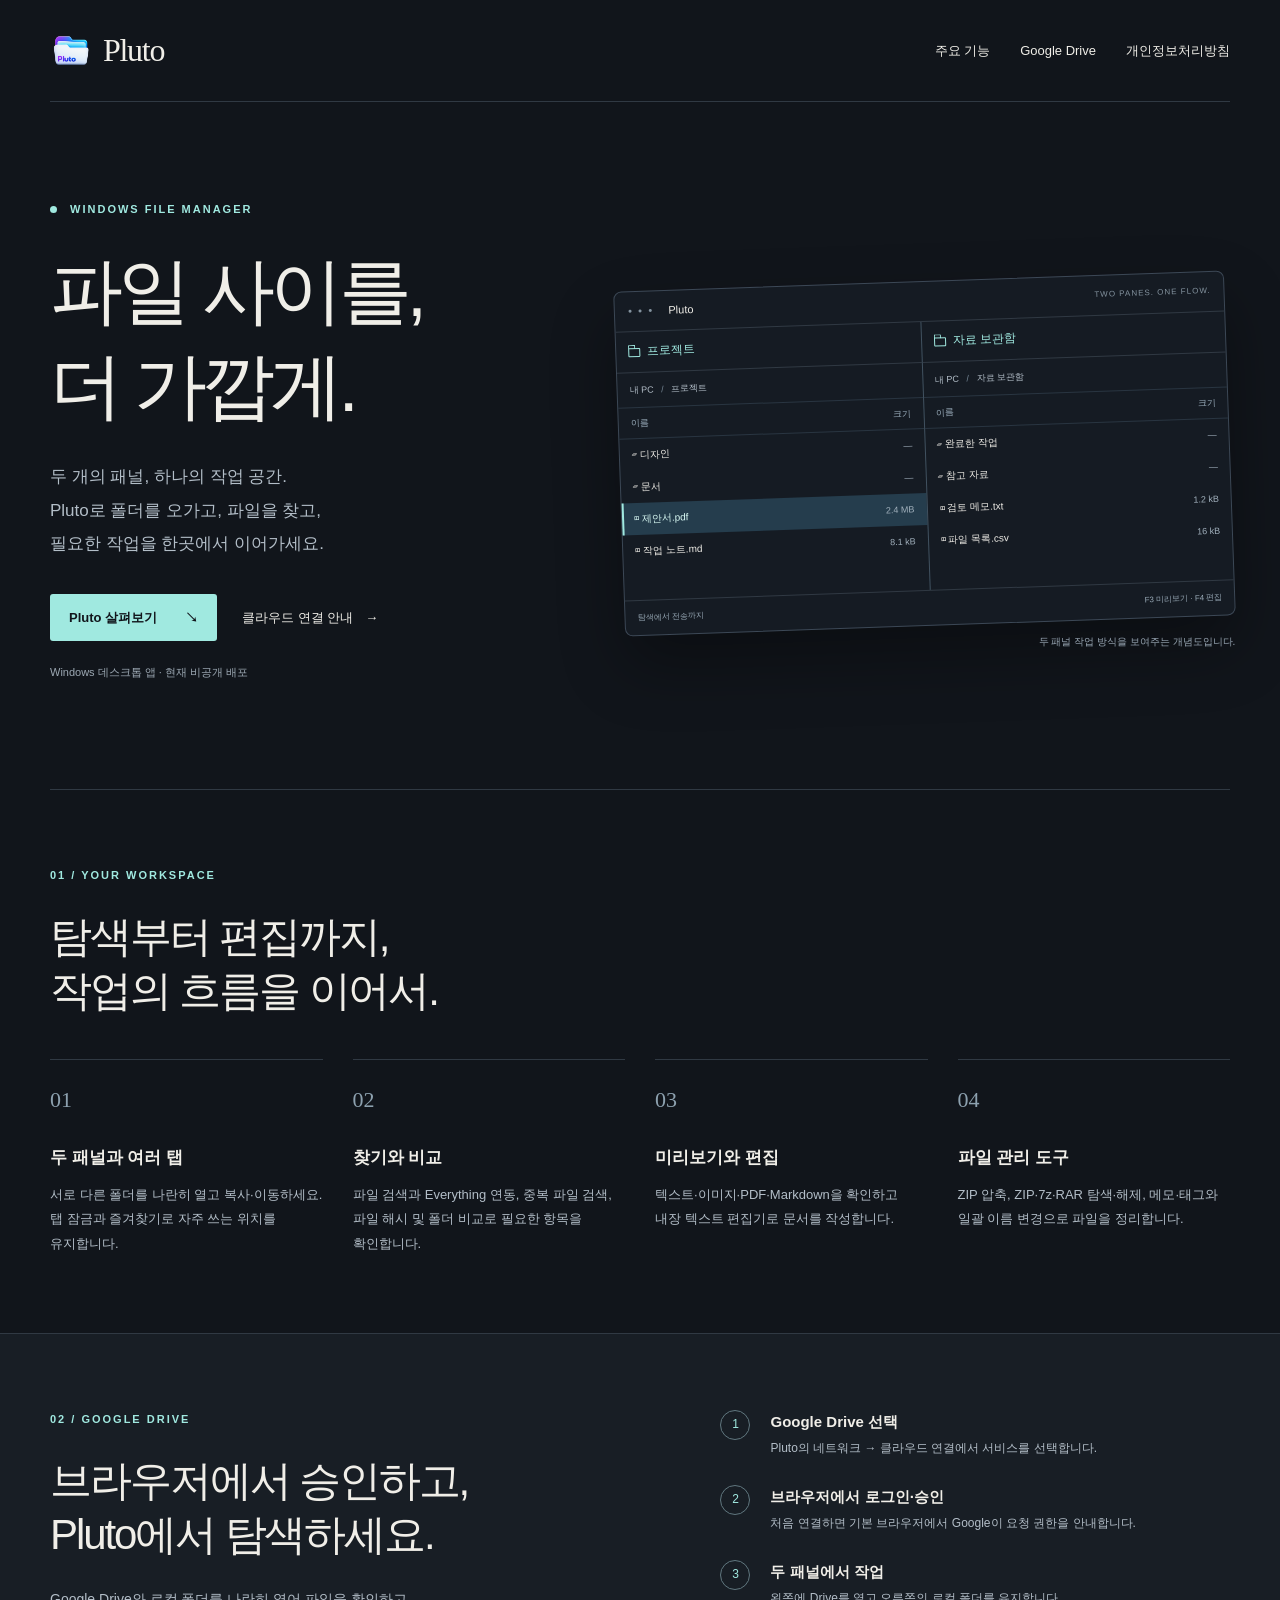
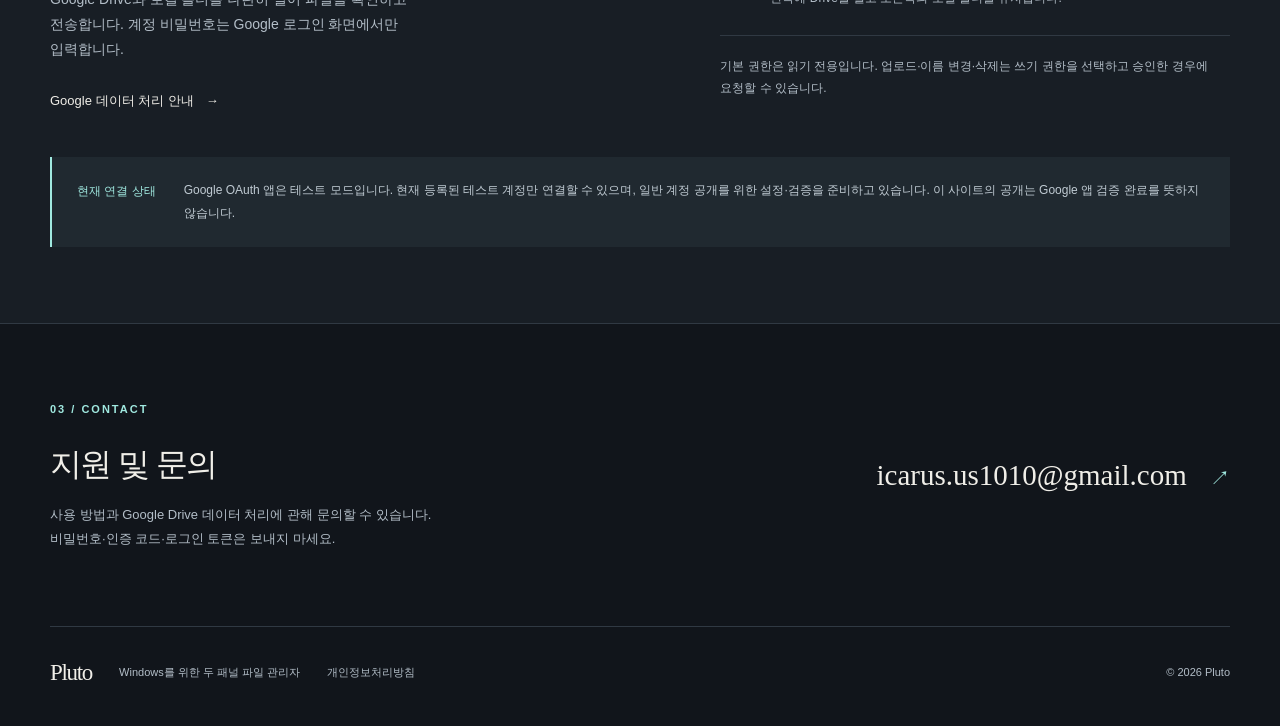
<file: index.html>
<!doctype html>
<html lang="ko">
<head>
  <meta charset="utf-8">
  <meta name="viewport" content="width=device-width, initial-scale=1">
  <meta name="description" content="Pluto는 두 패널 탐색, 파일 검색, 미리보기와 클라우드 연결을 제공하는 Windows 파일 관리자입니다.">
  <meta name="theme-color" content="#11151b">
  <meta name="google-site-verification" content="wQiADBtwfidOyzl8Rq4uxY58VceuFwLdmSbTOHAxy2c">
  <meta http-equiv="Content-Security-Policy" content="default-src 'none'; style-src 'self'; img-src 'self'; font-src 'self'; base-uri 'none'; form-action 'none'">
  <title>Pluto — 파일 사이를, 더 가깝게.</title>
  <link rel="canonical" href="https://icarus7z.github.io/">
  <link rel="icon" href="assets/pluto.ico">
  <link rel="stylesheet" href="styles.css">
</head>
<body>
  <a class="skip-link" href="#main">본문으로 건너뛰기</a>
  <header class="site-header wrap">
    <a class="brand" href="./" aria-label="Pluto 홈"><img src="assets/pluto.png" width="42" height="42" alt=""><span>Pluto</span></a>
    <nav aria-label="주 메뉴"><a href="#features">주요 기능</a><a href="#cloud">Google Drive</a><a href="privacy.html">개인정보처리방침</a></nav>
  </header>
  <main id="main">
    <section class="hero wrap" aria-labelledby="hero-title">
      <div class="hero-copy">
        <p class="eyebrow"><span class="status-dot" aria-hidden="true"></span> WINDOWS FILE MANAGER</p>
        <h1 id="hero-title">파일 사이를,<br>더 가깝게.</h1>
        <p class="lead">두 개의 패널, 하나의 작업 공간.<br>Pluto로 폴더를 오가고, 파일을 찾고,<br class="desktop-break"> 필요한 작업을 한곳에서 이어가세요.</p>
        <div class="hero-actions"><a class="button primary" href="#features">Pluto 살펴보기 <span aria-hidden="true">↘</span></a><a class="text-link" href="#cloud">클라우드 연결 안내 <span aria-hidden="true">→</span></a></div>
        <p class="hero-note">Windows 데스크톱 앱 · 현재 비공개 배포</p>
      </div>
      <figure class="workspace" aria-labelledby="workspace-caption">
        <div class="workspace-top"><span class="window-dots" aria-hidden="true">● ● ●</span><span>Pluto</span><span class="workspace-label">TWO PANES. ONE FLOW.</span></div>
        <div class="mock-panels">
          <div class="mock-pane"><div class="mock-tab"><span class="folder-mark" aria-hidden="true"></span> 프로젝트</div><div class="mock-path">내 PC <span>/</span> 프로젝트</div><div class="mock-head"><span>이름</span><span>크기</span></div><div class="mock-row"><span>▱ 디자인</span><span>—</span></div><div class="mock-row"><span>▱ 문서</span><span>—</span></div><div class="mock-row selected"><span>◫ 제안서.pdf</span><span>2.4 MB</span></div><div class="mock-row"><span>◫ 작업 노트.md</span><span>8.1 kB</span></div></div>
          <div class="mock-pane"><div class="mock-tab"><span class="folder-mark" aria-hidden="true"></span> 자료 보관함</div><div class="mock-path">내 PC <span>/</span> 자료 보관함</div><div class="mock-head"><span>이름</span><span>크기</span></div><div class="mock-row"><span>▱ 완료한 작업</span><span>—</span></div><div class="mock-row"><span>▱ 참고 자료</span><span>—</span></div><div class="mock-row"><span>◫ 검토 메모.txt</span><span>1.2 kB</span></div><div class="mock-row"><span>◫ 파일 목록.csv</span><span>16 kB</span></div></div>
        </div>
        <div class="workspace-bottom"><span>탐색에서 전송까지</span><span>F3 미리보기 <span aria-hidden="true">·</span> F4 편집</span></div>
        <figcaption id="workspace-caption">두 패널 작업 방식을 보여주는 개념도입니다.</figcaption>
      </figure>
    </section>
    <section id="features" class="features section wrap" aria-labelledby="features-title">
      <div class="section-heading"><p class="eyebrow">01 / YOUR WORKSPACE</p><h2 id="features-title">탐색부터 편집까지,<br>작업의 흐름을 이어서.</h2></div>
      <div class="feature-grid">
        <article><span class="feature-number">01</span><h3>두 패널과 여러 탭</h3><p>서로 다른 폴더를 나란히 열고 복사·이동하세요. 탭 잠금과 즐겨찾기로 자주 쓰는 위치를 유지합니다.</p></article>
        <article><span class="feature-number">02</span><h3>찾기와 비교</h3><p>파일 검색과 Everything 연동, 중복 파일 검색, 파일 해시 및 폴더 비교로 필요한 항목을 확인합니다.</p></article>
        <article><span class="feature-number">03</span><h3>미리보기와 편집</h3><p>텍스트·이미지·PDF·Markdown을 확인하고 내장 텍스트 편집기로 문서를 작성합니다.</p></article>
        <article><span class="feature-number">04</span><h3>파일 관리 도구</h3><p>ZIP 압축, ZIP·7z·RAR 탐색·해제, 메모·태그와 일괄 이름 변경으로 파일을 정리합니다.</p></article>
      </div>
    </section>
    <section id="cloud" class="cloud section" aria-labelledby="cloud-title">
      <div class="wrap cloud-grid">
        <div><p class="eyebrow">02 / GOOGLE DRIVE</p><h2 id="cloud-title">브라우저에서 승인하고,<br>Pluto에서 탐색하세요.</h2><p class="section-description">Google Drive와 로컬 폴더를 나란히 열어 파일을 확인하고 전송합니다. 계정 비밀번호는 Google 로그인 화면에서만 입력합니다.</p><a class="text-link" href="privacy.html">Google 데이터 처리 안내 <span aria-hidden="true">→</span></a></div>
        <div class="connection-steps"><ol><li><span>1</span><div><h3>Google Drive 선택</h3><p>Pluto의 네트워크 → 클라우드 연결에서 서비스를 선택합니다.</p></div></li><li><span>2</span><div><h3>브라우저에서 로그인·승인</h3><p>처음 연결하면 기본 브라우저에서 Google이 요청 권한을 안내합니다.</p></div></li><li><span>3</span><div><h3>두 패널에서 작업</h3><p>왼쪽에 Drive를 열고 오른쪽의 로컬 폴더를 유지합니다.</p></div></li></ol><p class="connection-note">기본 권한은 읽기 전용입니다. 업로드·이름 변경·삭제는 쓰기 권한을 선택하고 승인한 경우에 요청할 수 있습니다.</p></div>
      </div>
      <aside class="notice wrap"><span class="notice-label">현재 연결 상태</span><p>Google OAuth 앱은 테스트 모드입니다. 현재 등록된 테스트 계정만 연결할 수 있으며, 일반 계정 공개를 위한 설정·검증을 준비하고 있습니다. 이 사이트의 공개는 Google 앱 검증 완료를 뜻하지 않습니다.</p></aside>
    </section>
    <section class="contact section wrap" aria-labelledby="contact-title"><div><p class="eyebrow">03 / CONTACT</p><h2 id="contact-title">지원 및 문의</h2><p>사용 방법과 Google Drive 데이터 처리에 관해 문의할 수 있습니다.<br>비밀번호·인증 코드·로그인 토큰은 보내지 마세요.</p></div><a class="contact-email" href="mailto:icarus.us1010@gmail.com">icarus.us1010@gmail.com <span aria-hidden="true">↗</span></a></section>
  </main>
  <footer class="site-footer wrap"><span class="footer-brand">Pluto</span><span>Windows를 위한 두 패널 파일 관리자</span><a href="privacy.html">개인정보처리방침</a><span>© 2026 Pluto</span></footer>
</body>
</html>
</file>
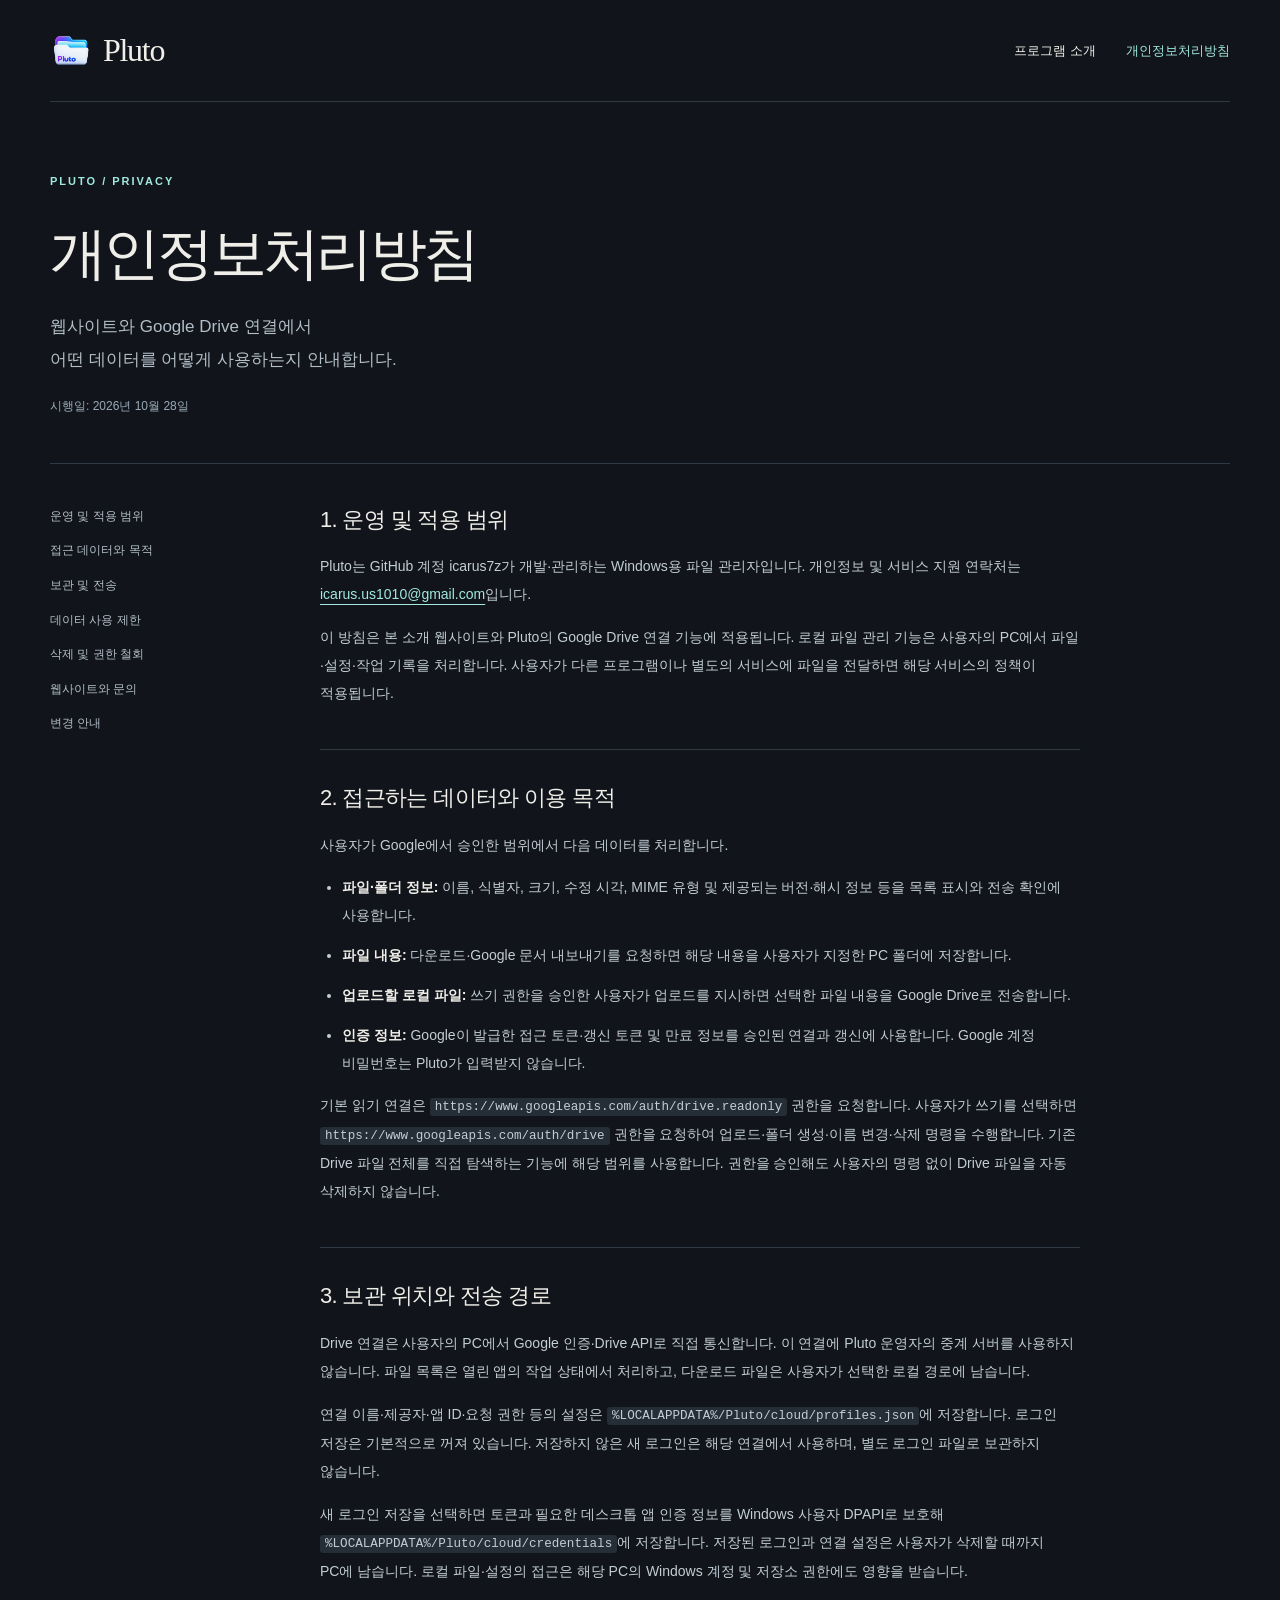
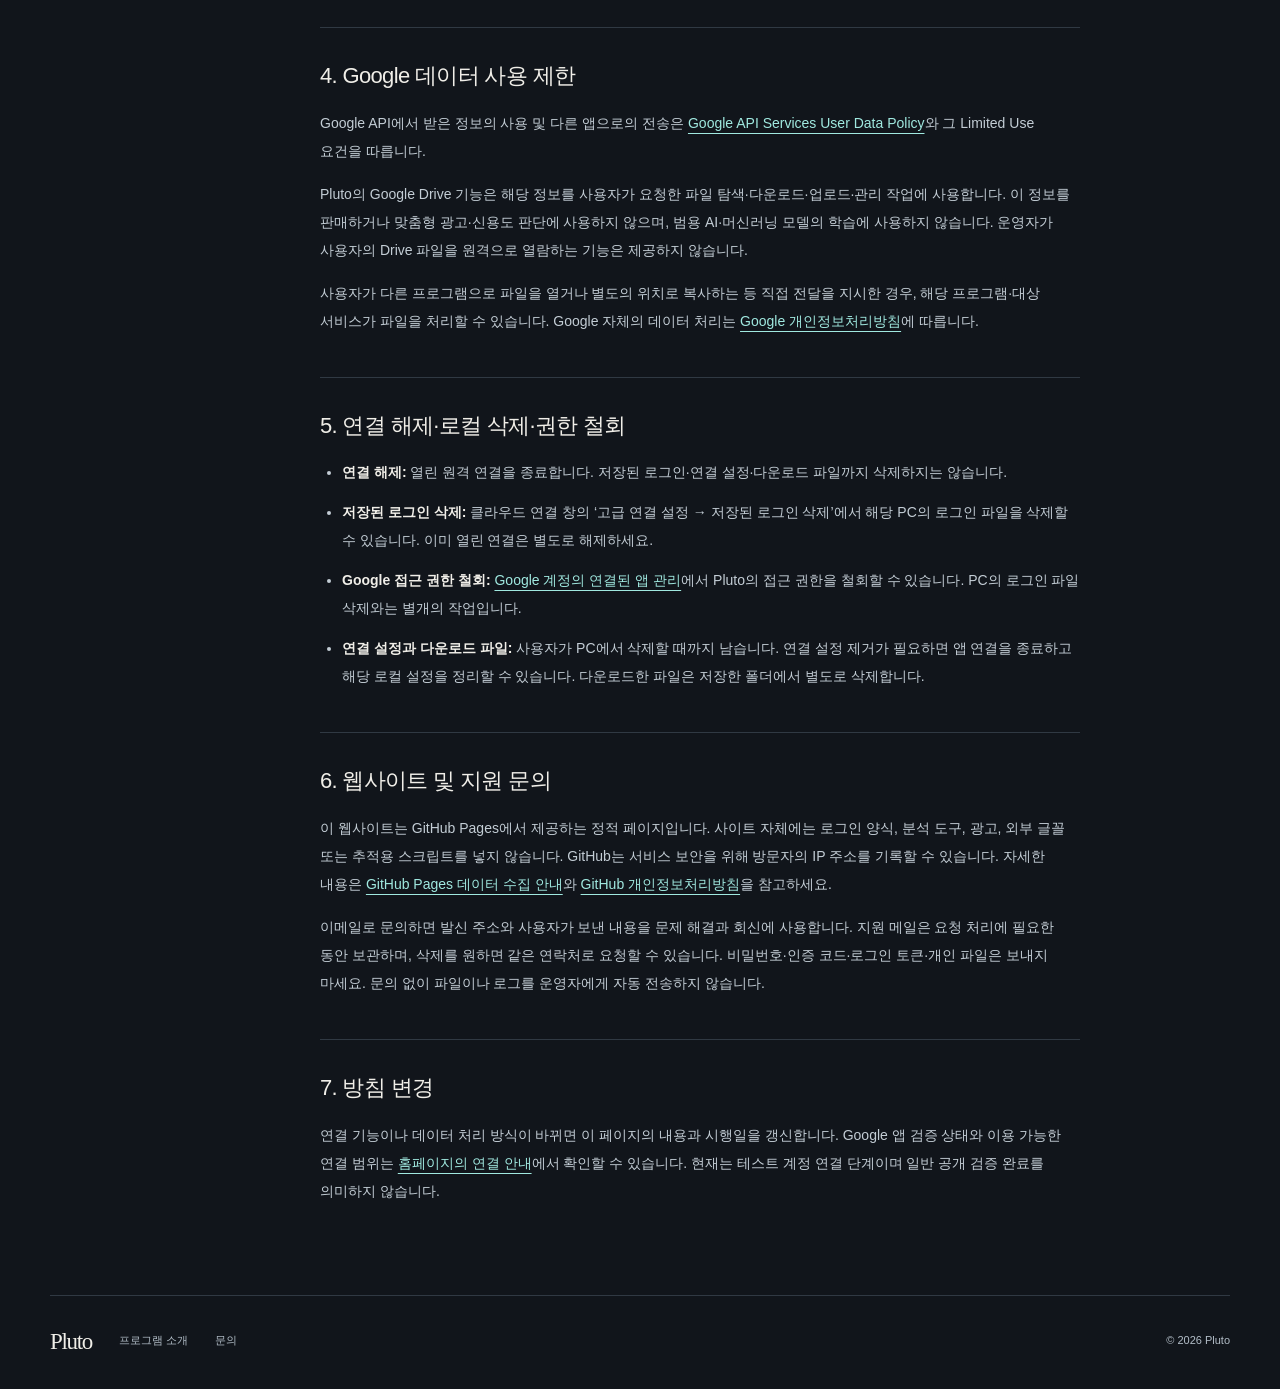
<file: privacy.html>
<!doctype html>
<html lang="ko">
<head>
  <meta charset="utf-8">
  <meta name="viewport" content="width=device-width, initial-scale=1">
  <meta name="description" content="Pluto 웹사이트와 Google Drive 연결의 데이터 접근, 보관, 전송 및 삭제에 관한 안내입니다.">
  <meta name="theme-color" content="#11151b">
  <meta http-equiv="Content-Security-Policy" content="default-src 'none'; style-src 'self'; img-src 'self'; font-src 'self'; base-uri 'none'; form-action 'none'">
  <title>개인정보처리방침 — Pluto</title>
  <link rel="canonical" href="https://icarus7z.github.io/privacy.html">
  <link rel="icon" href="assets/pluto.ico">
  <link rel="stylesheet" href="styles.css">
</head>
<body>
  <a class="skip-link" href="#main">본문으로 건너뛰기</a>
  <header class="site-header wrap"><a class="brand" href="./" aria-label="Pluto 홈"><img src="assets/pluto.png" width="42" height="42" alt=""><span>Pluto</span></a><nav aria-label="주 메뉴"><a href="./">프로그램 소개</a><a href="privacy.html" aria-current="page">개인정보처리방침</a></nav></header>
  <main id="main" class="policy wrap">
    <header class="policy-heading"><p class="eyebrow">PLUTO / PRIVACY</p><h1>개인정보처리방침</h1><p class="lead">웹사이트와 Google Drive 연결에서<br>어떤 데이터를 어떻게 사용하는지 안내합니다.</p><p class="policy-date">시행일: 2026년 10월 28일</p></header>
    <div class="policy-layout">
      <nav class="policy-toc" aria-label="방침 목차"><a href="#operator">운영 및 적용 범위</a><a href="#access">접근 데이터와 목적</a><a href="#storage">보관 및 전송</a><a href="#limited-use">데이터 사용 제한</a><a href="#remove">삭제 및 권한 철회</a><a href="#website">웹사이트와 문의</a><a href="#changes">변경 안내</a></nav>
      <div class="policy-content">
        <section id="operator"><h2>1. 운영 및 적용 범위</h2><p>Pluto는 GitHub 계정 icarus7z가 개발·관리하는 Windows용 파일 관리자입니다. 개인정보 및 서비스 지원 연락처는 <a href="mailto:icarus.us1010@gmail.com">icarus.us1010@gmail.com</a>입니다.</p><p>이 방침은 본 소개 웹사이트와 Pluto의 Google Drive 연결 기능에 적용됩니다. 로컬 파일 관리 기능은 사용자의 PC에서 파일·설정·작업 기록을 처리합니다. 사용자가 다른 프로그램이나 별도의 서비스에 파일을 전달하면 해당 서비스의 정책이 적용됩니다.</p></section>
        <section id="access"><h2>2. 접근하는 데이터와 이용 목적</h2><p>사용자가 Google에서 승인한 범위에서 다음 데이터를 처리합니다.</p><ul><li><strong>파일·폴더 정보:</strong> 이름, 식별자, 크기, 수정 시각, MIME 유형 및 제공되는 버전·해시 정보 등을 목록 표시와 전송 확인에 사용합니다.</li><li><strong>파일 내용:</strong> 다운로드·Google 문서 내보내기를 요청하면 해당 내용을 사용자가 지정한 PC 폴더에 저장합니다.</li><li><strong>업로드할 로컬 파일:</strong> 쓰기 권한을 승인한 사용자가 업로드를 지시하면 선택한 파일 내용을 Google Drive로 전송합니다.</li><li><strong>인증 정보:</strong> Google이 발급한 접근 토큰·갱신 토큰 및 만료 정보를 승인된 연결과 갱신에 사용합니다. Google 계정 비밀번호는 Pluto가 입력받지 않습니다.</li></ul><p>기본 읽기 연결은 <code>https://www.googleapis.com/auth/drive.readonly</code> 권한을 요청합니다. 사용자가 쓰기를 선택하면 <code>https://www.googleapis.com/auth/drive</code> 권한을 요청하여 업로드·폴더 생성·이름 변경·삭제 명령을 수행합니다. 기존 Drive 파일 전체를 직접 탐색하는 기능에 해당 범위를 사용합니다. 권한을 승인해도 사용자의 명령 없이 Drive 파일을 자동 삭제하지 않습니다.</p></section>
        <section id="storage"><h2>3. 보관 위치와 전송 경로</h2><p>Drive 연결은 사용자의 PC에서 Google 인증·Drive API로 직접 통신합니다. 이 연결에 Pluto 운영자의 중계 서버를 사용하지 않습니다. 파일 목록은 열린 앱의 작업 상태에서 처리하고, 다운로드 파일은 사용자가 선택한 로컬 경로에 남습니다.</p><p>연결 이름·제공자·앱 ID·요청 권한 등의 설정은 <code>%LOCALAPPDATA%/Pluto/cloud/profiles.json</code>에 저장합니다. 로그인 저장은 기본적으로 꺼져 있습니다. 저장하지 않은 새 로그인은 해당 연결에서 사용하며, 별도 로그인 파일로 보관하지 않습니다.</p><p>새 로그인 저장을 선택하면 토큰과 필요한 데스크톱 앱 인증 정보를 Windows 사용자 DPAPI로 보호해 <code>%LOCALAPPDATA%/Pluto/cloud/credentials</code>에 저장합니다. 저장된 로그인과 연결 설정은 사용자가 삭제할 때까지 PC에 남습니다. 로컬 파일·설정의 접근은 해당 PC의 Windows 계정 및 저장소 권한에도 영향을 받습니다.</p></section>
        <section id="limited-use"><h2>4. Google 데이터 사용 제한</h2><p>Google API에서 받은 정보의 사용 및 다른 앱으로의 전송은 <a href="https://developers.google.com/terms/api-services-user-data-policy">Google API Services User Data Policy</a>와 그 Limited Use 요건을 따릅니다.</p><p>Pluto의 Google Drive 기능은 해당 정보를 사용자가 요청한 파일 탐색·다운로드·업로드·관리 작업에 사용합니다. 이 정보를 판매하거나 맞춤형 광고·신용도 판단에 사용하지 않으며, 범용 AI·머신러닝 모델의 학습에 사용하지 않습니다. 운영자가 사용자의 Drive 파일을 원격으로 열람하는 기능은 제공하지 않습니다.</p><p>사용자가 다른 프로그램으로 파일을 열거나 별도의 위치로 복사하는 등 직접 전달을 지시한 경우, 해당 프로그램·대상 서비스가 파일을 처리할 수 있습니다. Google 자체의 데이터 처리는 <a href="https://policies.google.com/privacy">Google 개인정보처리방침</a>에 따릅니다.</p></section>
        <section id="remove"><h2>5. 연결 해제·로컬 삭제·권한 철회</h2><ul><li><strong>연결 해제:</strong> 열린 원격 연결을 종료합니다. 저장된 로그인·연결 설정·다운로드 파일까지 삭제하지는 않습니다.</li><li><strong>저장된 로그인 삭제:</strong> 클라우드 연결 창의 ‘고급 연결 설정 → 저장된 로그인 삭제’에서 해당 PC의 로그인 파일을 삭제할 수 있습니다. 이미 열린 연결은 별도로 해제하세요.</li><li><strong>Google 접근 권한 철회:</strong> <a href="https://myaccount.google.com/connections">Google 계정의 연결된 앱 관리</a>에서 Pluto의 접근 권한을 철회할 수 있습니다. PC의 로그인 파일 삭제와는 별개의 작업입니다.</li><li><strong>연결 설정과 다운로드 파일:</strong> 사용자가 PC에서 삭제할 때까지 남습니다. 연결 설정 제거가 필요하면 앱 연결을 종료하고 해당 로컬 설정을 정리할 수 있습니다. 다운로드한 파일은 저장한 폴더에서 별도로 삭제합니다.</li></ul></section>
        <section id="website"><h2>6. 웹사이트 및 지원 문의</h2><p>이 웹사이트는 GitHub Pages에서 제공하는 정적 페이지입니다. 사이트 자체에는 로그인 양식, 분석 도구, 광고, 외부 글꼴 또는 추적용 스크립트를 넣지 않습니다. GitHub는 서비스 보안을 위해 방문자의 IP 주소를 기록할 수 있습니다. 자세한 내용은 <a href="https://docs.github.com/en/pages/getting-started-with-github-pages/what-is-github-pages#data-collection">GitHub Pages 데이터 수집 안내</a>와 <a href="https://docs.github.com/en/site-policy/privacy-policies/github-general-privacy-statement">GitHub 개인정보처리방침</a>을 참고하세요.</p><p>이메일로 문의하면 발신 주소와 사용자가 보낸 내용을 문제 해결과 회신에 사용합니다. 지원 메일은 요청 처리에 필요한 동안 보관하며, 삭제를 원하면 같은 연락처로 요청할 수 있습니다. 비밀번호·인증 코드·로그인 토큰·개인 파일은 보내지 마세요. 문의 없이 파일이나 로그를 운영자에게 자동 전송하지 않습니다.</p></section>
        <section id="changes"><h2>7. 방침 변경</h2><p>연결 기능이나 데이터 처리 방식이 바뀌면 이 페이지의 내용과 시행일을 갱신합니다. Google 앱 검증 상태와 이용 가능한 연결 범위는 <a href="./#cloud">홈페이지의 연결 안내</a>에서 확인할 수 있습니다. 현재는 테스트 계정 연결 단계이며 일반 공개 검증 완료를 의미하지 않습니다.</p></section>
      </div>
    </div>
  </main>
  <footer class="site-footer wrap"><span class="footer-brand">Pluto</span><a href="./">프로그램 소개</a><a href="mailto:icarus.us1010@gmail.com">문의</a><span>© 2026 Pluto</span></footer>
</body>
</html>
</file>
<file: styles.css>
:root{color-scheme:dark;--bg:#11151b;--panel:#191f27;--line:#303943;--text:#f0eee8;--muted:#b3bec8;--accent:#a0e9e0;--max:1180px;font-family:"Malgun Gothic","Apple SD Gothic Neo",sans-serif;font-size:15px;line-height:1.8}
*{box-sizing:border-box}html{scroll-behavior:smooth;scroll-padding-top:32px}body{margin:0;background:var(--bg);color:var(--text)}a{color:inherit;text-underline-offset:5px}a:hover{color:var(--accent)}a:focus-visible{outline:2px solid var(--accent);outline-offset:6px}img{max-width:100%;height:auto}h1,h2,h3,p,figure{margin:0}h1,h2,h3{line-height:1.3;word-break:keep-all}h1{font-size:clamp(44px,5.7vw,76px);font-weight:500;letter-spacing:-.065em}h2{font-size:clamp(30px,3.3vw,42px);font-weight:500;letter-spacing:-.05em}h3{font-size:18px;font-weight:600}.wrap{width:min(var(--max),calc(100% - 80px));margin-inline:auto}.skip-link{position:absolute;top:-100px;left:20px;padding:12px 20px;z-index:5;background:var(--accent);color:var(--bg)}.skip-link:focus{top:12px}.site-header{min-height:102px;display:flex;align-items:center;justify-content:space-between;gap:24px;border-bottom:1px solid var(--line)}.brand{display:flex;align-items:center;gap:11px;text-decoration:none}.brand span,.footer-brand{font-family:Georgia,"Times New Roman",serif;font-size:32px;letter-spacing:-1.3px}.brand img{object-fit:contain}.site-header nav{display:flex;gap:30px;font-size:13px}.site-header nav a{text-decoration:none}.site-header nav a[aria-current=page]{color:var(--accent)}.hero{display:grid;grid-template-columns:.95fr 1.15fr;gap:64px;align-items:center;padding-block:98px 106px}.eyebrow{color:var(--accent);font-size:11px;letter-spacing:2px;font-weight:600;margin-bottom:24px}.status-dot{display:inline-block;width:7px;height:7px;margin-right:8px;border-radius:50%;background:var(--accent)}.hero .lead{margin-top:27px}.lead{font-size:17px;line-height:1.95;color:var(--muted);word-break:keep-all}.hero-actions{display:flex;gap:25px;align-items:center;margin-top:34px;flex-wrap:wrap}.button{display:inline-flex;gap:28px;align-items:center;text-decoration:none;padding:12px 19px;border-radius:3px;font-size:13px;font-weight:600;min-height:46px}.primary{background:var(--accent);color:var(--bg)}.primary:hover{background:#c8faf3;color:var(--bg)}.text-link{font-size:13px;text-decoration:none;display:inline-flex;gap:12px;align-items:center}.hero-note{font-size:11px;color:#9da9b4;margin-top:22px}.workspace{margin-top:25px;min-width:0;border:1px solid #3c4856;border-radius:8px;background:#151b23;box-shadow:0 30px 65px #0005;position:relative;transform:rotate(-2deg)}.workspace-top{min-height:40px;padding:9px 13px;display:flex;gap:14px;align-items:center;border-bottom:1px solid var(--line);font-size:11px}.window-dots{font-size:7px;color:#84939f;letter-spacing:2px}.workspace-label{margin-left:auto;color:#84939f;font-size:8px;letter-spacing:1px}.mock-panels{display:grid;grid-template-columns:1fr 1fr;min-height:268px}.mock-pane{min-width:0}.mock-pane+.mock-pane{border-left:1px solid #415260}.mock-tab{height:41px;padding:9px 12px;border-bottom:1px solid var(--line);font-size:12px;display:flex;align-items:center;gap:7px;color:var(--accent)}.folder-mark{display:inline-block;width:12px;height:9px;border:1px solid var(--accent);border-radius:1px;position:relative}.folder-mark:before{content:"";position:absolute;width:5px;height:3px;top:-4px;left:-1px;border:1px solid var(--accent);border-bottom:0;border-radius:1px 1px 0 0}.mock-path{font-size:9px;padding:9px 12px;color:var(--muted);white-space:nowrap}.mock-path span{color:#778997;margin-inline:5px}.mock-head,.mock-row{display:flex;justify-content:space-between;align-items:center;gap:8px;padding:7px 12px;font-size:10px}.mock-head{color:#9baebc;border-block:1px solid #293541;font-size:9px}.mock-row>span{white-space:nowrap}.mock-row>span+span{color:#a2b1bd;font-size:9px}.mock-row.selected{background:#253d4d;color:#dafbf5;border-left:2px solid var(--accent);padding-left:10px}.workspace-bottom{padding:10px 12px;display:flex;justify-content:space-between;gap:8px;border-top:1px solid var(--line);color:#9aabb8;font-size:8px}.workspace figcaption{position:absolute;bottom:-33px;right:0;font-size:10px;color:#99a7b4;transform:rotate(2deg)}.section{padding-block:76px}.features{border-top:1px solid var(--line)}.section-heading{margin-bottom:40px}.feature-grid{display:grid;grid-template-columns:repeat(4,1fr);gap:30px}.feature-grid article{padding-top:20px;border-top:1px solid var(--line)}.feature-number{font-family:Georgia,serif;font-size:22px;color:#8da1af;display:block;margin-bottom:27px}.feature-grid h3{font-size:17px;margin-bottom:14px}.feature-grid p{color:var(--muted);font-size:13px;line-height:1.9;word-break:keep-all}.cloud{background:#181e25;border-block:1px solid var(--line)}.cloud-grid{display:grid;grid-template-columns:1.1fr 1fr;gap:110px}.section-description{margin-block:24px;max-width:410px;font-size:14px;color:var(--muted);word-break:keep-all}.connection-steps ol{padding:0;margin:0;list-style:none}.connection-steps li{display:flex;gap:20px;margin-bottom:25px}.connection-steps li>span{flex-shrink:0;width:30px;height:30px;border:1px solid #60777f;border-radius:50%;color:var(--accent);display:grid;place-items:center;font-size:12px}.connection-steps h3{font-size:15px;margin:2px 0 7px}.connection-steps p{font-size:12px;color:var(--muted);word-break:keep-all}.connection-note{padding-top:20px;border-top:1px solid var(--line)}.notice{margin-top:44px;padding:22px 25px;border-left:2px solid var(--accent);background:#202930;display:flex;gap:28px;align-items:flex-start}.notice-label{flex-shrink:0;font-size:12px;color:var(--accent);padding-top:2px}.notice p{font-size:12px;color:#c0cbd3;line-height:1.9}.contact{display:flex;justify-content:space-between;gap:35px;align-items:center}.contact h2{font-size:32px;margin-bottom:18px}.contact p:not(.eyebrow){font-size:13px;color:var(--muted)}.contact-email{text-decoration:none;font-family:Georgia,serif;font-size:clamp(19px,2.5vw,29px);white-space:nowrap}.contact-email span{font-size:20px;color:var(--accent);margin-left:16px}.site-footer{border-top:1px solid var(--line);display:flex;gap:27px;align-items:center;padding-block:25px 32px;font-size:11px;color:var(--muted)}.site-footer .footer-brand{font-size:23px;color:var(--text)}.site-footer>span:last-child{margin-left:auto}.site-footer a{text-decoration:none}.policy{padding-top:70px;padding-bottom:90px}.policy-heading{padding-bottom:45px;border-bottom:1px solid var(--line)}.policy-heading h1{font-size:clamp(35px,5vw,57px);margin-bottom:20px}.policy-date{color:#9aabb7;font-size:12px;margin-top:20px}.policy-layout{display:grid;grid-template-columns:200px 1fr;gap:70px;margin-top:42px}.policy-toc{display:flex;flex-direction:column;gap:13px;align-self:start;position:sticky;top:30px;font-size:12px}.policy-toc a{text-decoration:none;color:var(--muted)}.policy-content{max-width:760px;min-width:0}.policy-content section+section{margin-top:42px;padding-top:34px;border-top:1px solid var(--line)}.policy-content h2{font-size:22px;margin-bottom:18px;letter-spacing:-.03em}.policy-content p,.policy-content li{font-size:14px;line-height:2;color:#c3cdd5;word-break:keep-all;overflow-wrap:anywhere}.policy-content p+p{margin-top:15px}.policy-content ul{padding-left:22px;margin-block:14px}.policy-content li+li{margin-top:12px}.policy-content strong{color:var(--text);font-weight:600}.policy-content a{color:var(--accent)}code{font-size:.9em;padding:2px 5px;border-radius:3px;background:#252d36;overflow-wrap:anywhere}.not-found{padding-block:100px;min-height:60vh}.not-found h1{margin-bottom:25px}.not-found p{color:var(--muted);margin-bottom:25px}
@media(min-width:1500px){.hero{padding-block:125px 135px}}
@media(max-width:1000px){.hero{gap:30px}.hero-actions{gap:18px}.cloud-grid{gap:50px}.feature-grid{grid-template-columns:repeat(2,1fr);gap:35px}.contact{flex-direction:column;align-items:flex-start}.policy-layout{gap:35px;grid-template-columns:165px 1fr}.mock-row,.mock-head{padding-inline:8px}.mock-row.selected{padding-left:6px}}
@media(max-width:740px){.wrap{width:calc(100% - 40px)}.site-header{min-height:84px;gap:18px;flex-wrap:wrap;padding-block:15px}.brand span{font-size:28px}.brand img{width:34px;height:34px}.site-header nav{gap:17px;font-size:11px}.hero{grid-template-columns:1fr;padding-block:54px 65px;gap:35px}.hero h1{font-size:54px}.hero .lead{font-size:16px}.hero-note{margin-top:18px}.workspace{margin:12px 3px 24px;transform:none}.workspace figcaption{transform:none;font-size:9px;bottom:-27px}.workspace-label{font-size:7px}.mock-panels{min-height:240px}.mock-tab{font-size:11px}.mock-row>span:first-child{font-size:9px}.section{padding-block:50px}.feature-grid{gap:29px 22px}.feature-grid h3{font-size:16px}.feature-grid p{font-size:12px}.feature-number{margin-bottom:18px}.cloud-grid{grid-template-columns:1fr;gap:35px}.notice{flex-direction:column;gap:10px;padding:18px 20px;margin-top:30px}.contact-email{white-space:normal;overflow-wrap:anywhere}.site-footer{gap:15px;flex-wrap:wrap}.site-footer>span:nth-child(2){display:none}.policy{padding-top:45px}.policy-layout{grid-template-columns:1fr;gap:30px}.policy-toc{position:static;display:grid;grid-template-columns:1fr 1fr;gap:10px;border-bottom:1px solid var(--line);padding-bottom:25px}.policy-content h2{font-size:21px}.policy-content p,.policy-content li{font-size:13px}.desktop-break{display:none}}
@media(max-width:390px){.site-header nav{gap:13px;width:100%}.mock-row>span+span{font-size:8px}.workspace-bottom{font-size:7px}.hero h1{font-size:47px}.feature-grid{grid-template-columns:1fr}.site-footer>span:last-child{width:100%;margin-left:0}}
@media(prefers-reduced-motion:reduce){html{scroll-behavior:auto}}
@media print{body{background:#fff;color:#111}.site-header,.site-footer,.policy-toc{display:none}.wrap{width:100%}.policy-layout{display:block}.policy-content p,.policy-content li,.lead{color:#222}a{color:#111!important}code{background:#eee}.policy-content{max-width:none}}
</file>
